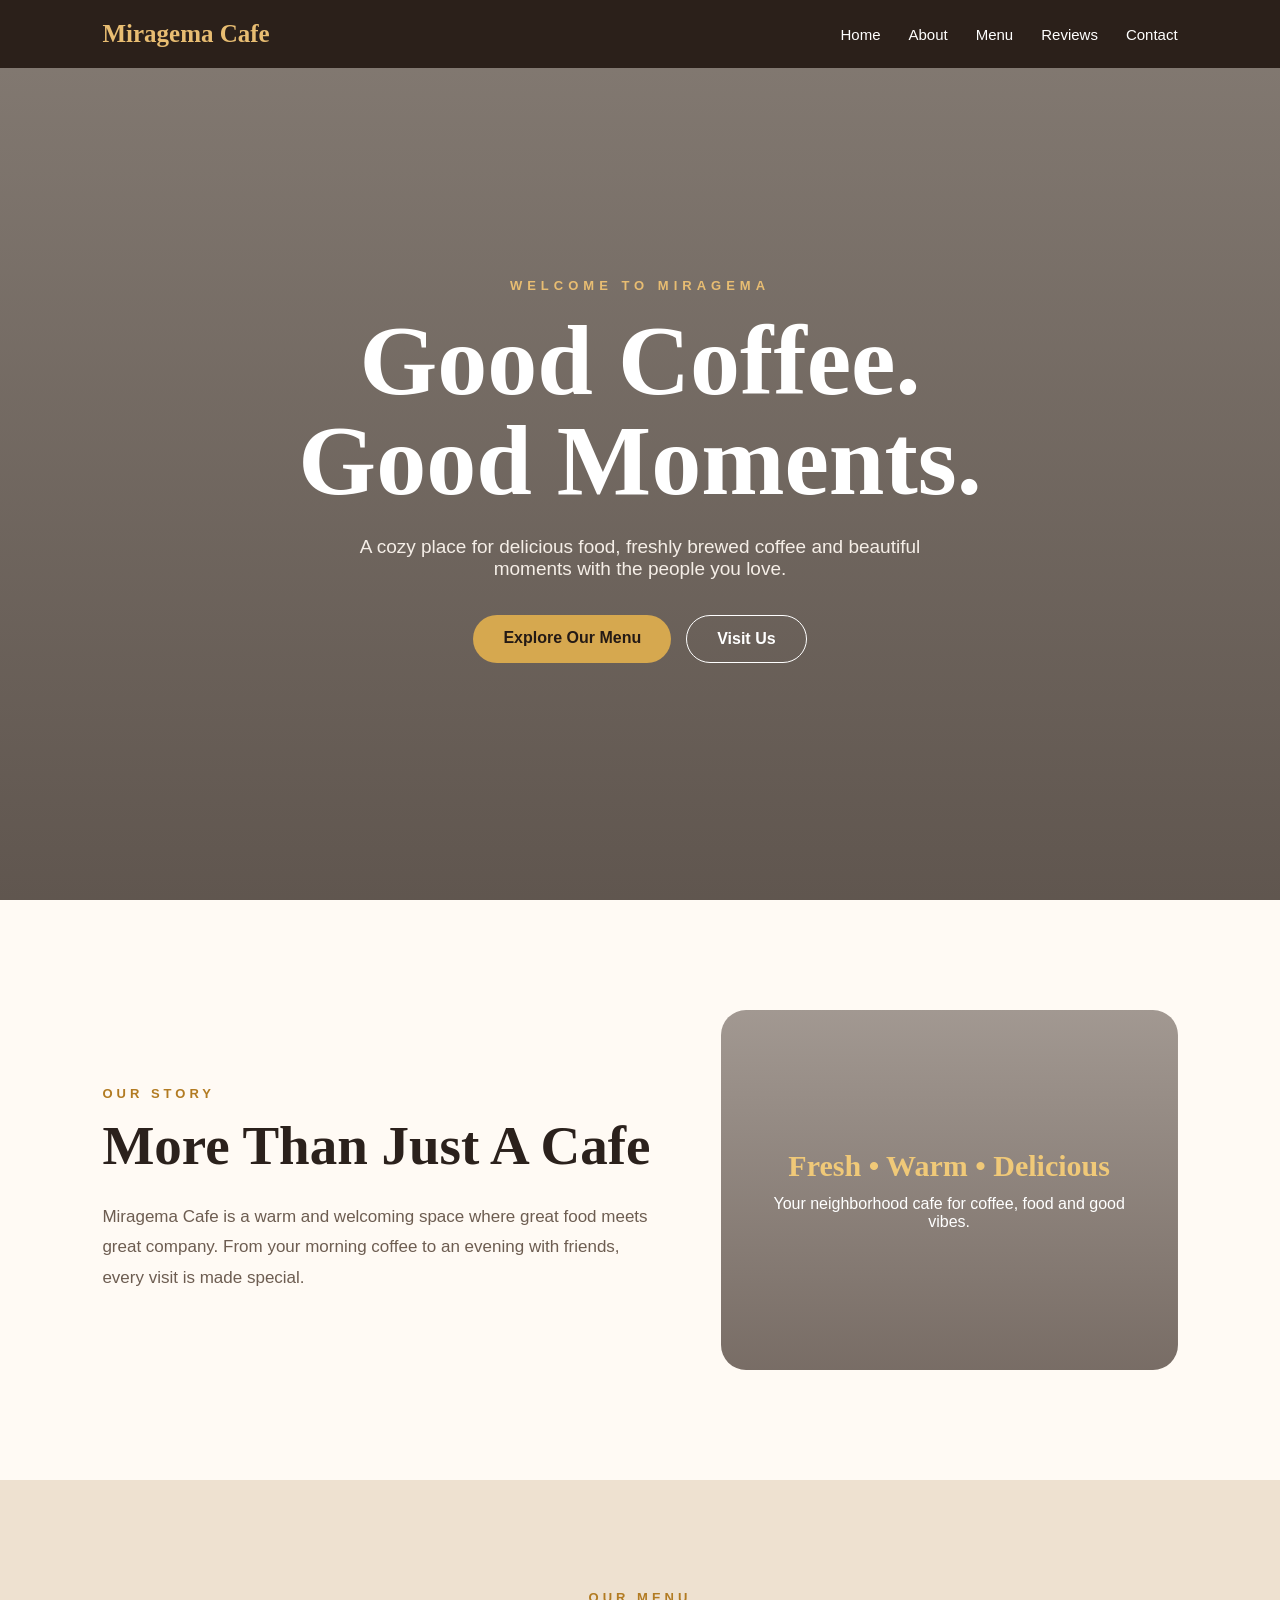
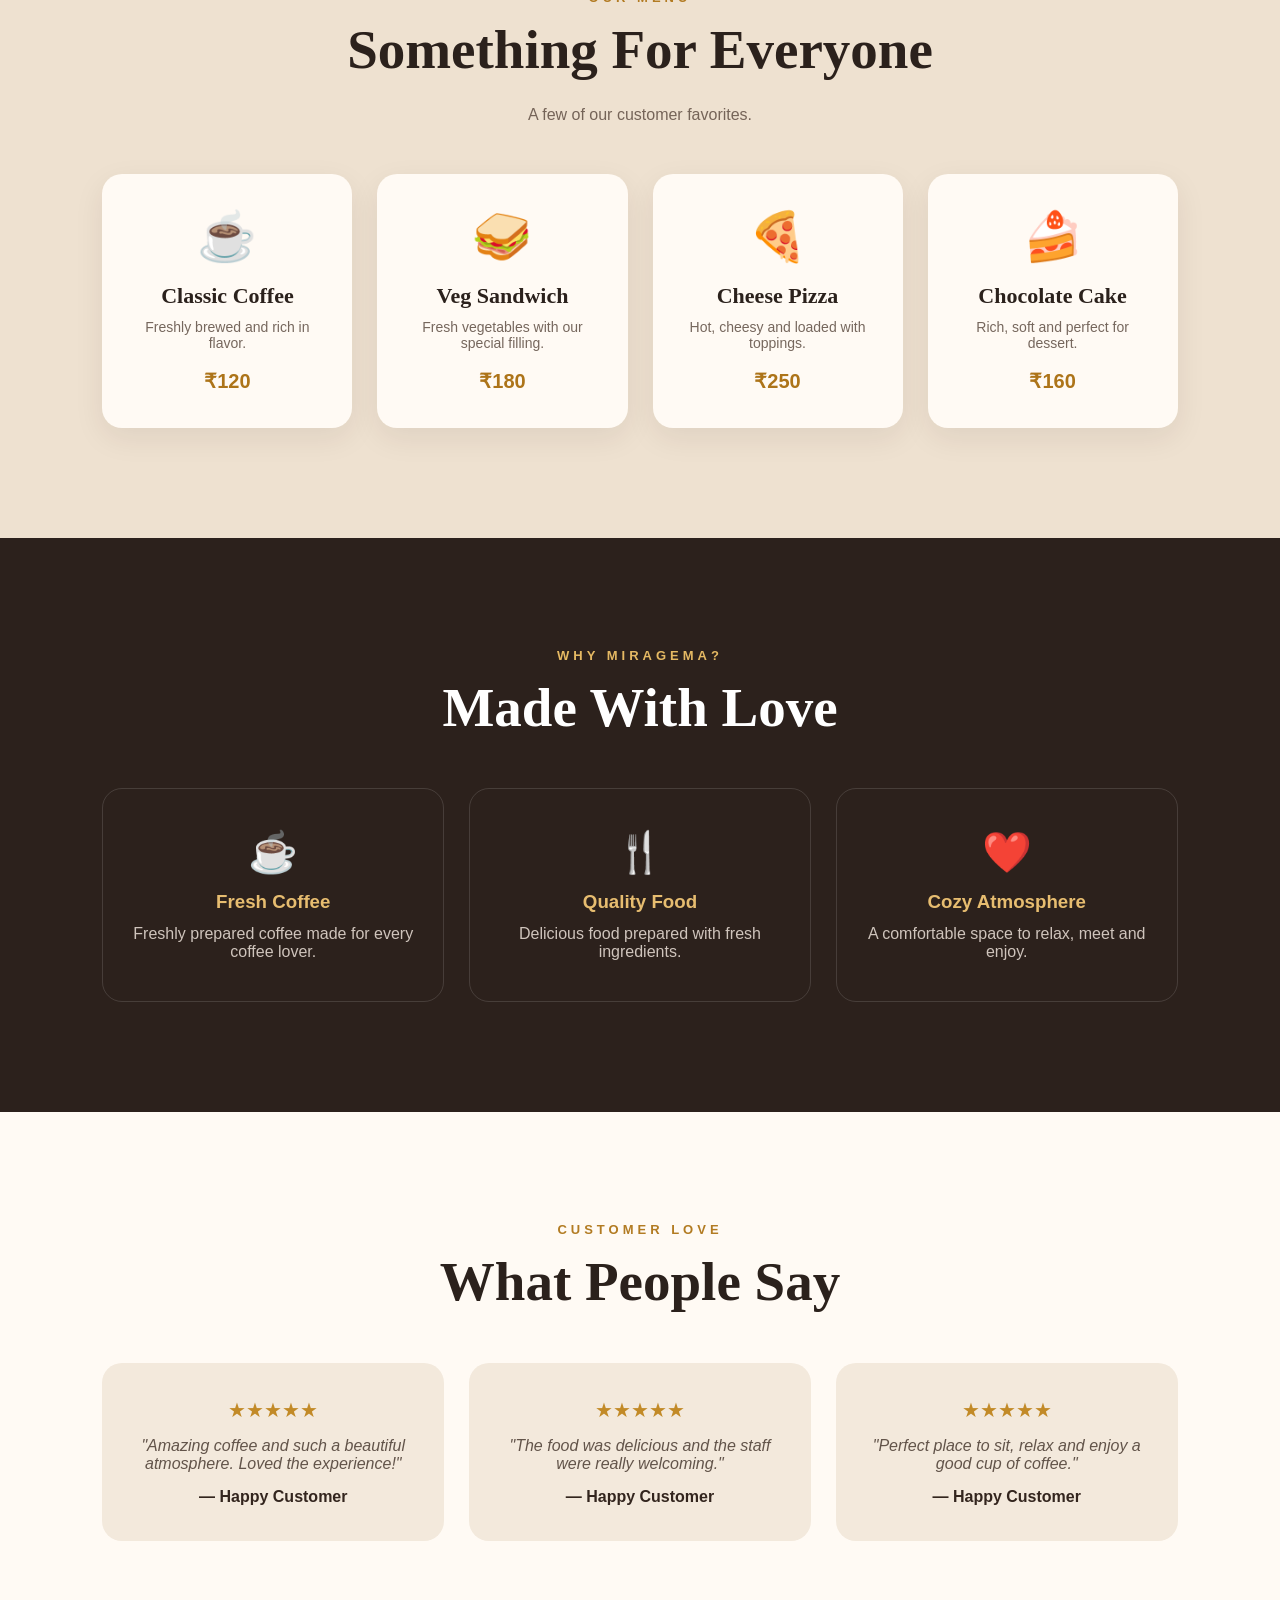
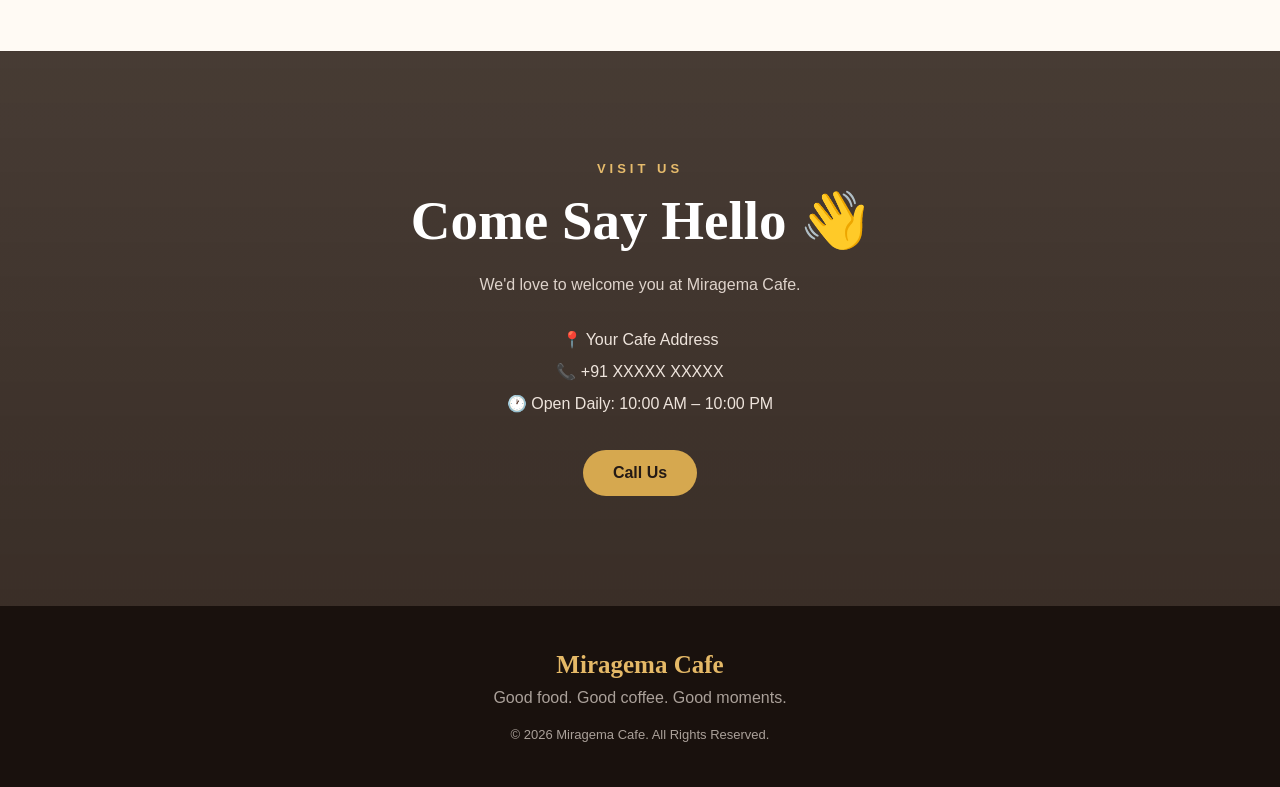
<file: index.html>
<!DOCTYPE html>
<html lang="en">
<head>
    <meta charset="UTF-8">
    <meta name="viewport" content="width=device-width, initial-scale=1.0">

    <title>Miragema Cafe</title>

    <style>
        * {
            margin: 0;
            padding: 0;
            box-sizing: border-box;
        }

        html {
            scroll-behavior: smooth;
        }

        body {
            font-family: Arial, Helvetica, sans-serif;
            background: #f6efe5;
            color: #2b211c;
        }

        /* NAVBAR */

        .navbar {
            position: fixed;
            top: 0;
            width: 100%;
            z-index: 1000;

            display: flex;
            justify-content: space-between;
            align-items: center;

            padding: 20px 8%;

            background: rgba(38, 27, 21, 0.94);
            backdrop-filter: blur(10px);
        }

        .logo {
            color: #e8bd72;
            font-family: Georgia, serif;
            font-size: 25px;
            font-weight: bold;
        }

        nav {
            display: flex;
            gap: 28px;
        }

        nav a {
            color: white;
            text-decoration: none;
            font-size: 15px;
        }

        nav a:hover {
            color: #e8bd72;
        }


        /* HERO */

        .hero {
            min-height: 100vh;

            display: flex;
            align-items: center;
            justify-content: center;

            text-align: center;
            padding: 120px 20px 80px;

            background:
                linear-gradient(
                    rgba(38, 27, 21, 0.55),
                    rgba(38, 27, 21, 0.72)
                ),
                url("https://images.unsplash.com/photo-1445116572660-236099ec97a0?auto=format&fit=crop&w=2000&q=85");

            background-size: cover;
            background-position: center;
        }

        .hero-content {
            max-width: 800px;
            color: white;
        }

        .welcome {
            color: #e8bd72;
            letter-spacing: 5px;
            font-size: 13px;
            font-weight: bold;
            margin-bottom: 18px;
        }

        .hero h1 {
            font-family: Georgia, serif;
            font-size: clamp(52px, 9vw, 100px);
            line-height: 1;
            margin-bottom: 25px;
        }

        .hero p {
            font-size: 19px;
            max-width: 600px;
            margin: auto;
            color: #f5eee7;
        }

        .buttons {
            margin-top: 35px;
            display: flex;
            justify-content: center;
            gap: 15px;
            flex-wrap: wrap;
        }

        .btn {
            display: inline-block;
            padding: 14px 30px;
            border-radius: 50px;
            text-decoration: none;
            font-weight: bold;
            background: #d6a84f;
            color: #241a15;
            transition: 0.3s;
        }

        .btn:hover {
            transform: translateY(-3px);
            background: #efca7c;
        }

        .btn-outline {
            background: transparent;
            border: 1px solid white;
            color: white;
        }


        /* ABOUT */

        .about {
            padding: 110px 8%;

            display: grid;
            grid-template-columns: 1.2fr 1fr;
            gap: 70px;
            align-items: center;

            background: #fffaf4;
        }

        .label {
            color: #b27b22;
            letter-spacing: 4px;
            font-size: 13px;
            font-weight: bold;
            margin-bottom: 15px;
        }

        .about h2,
        .menu h2,
        .why h2,
        .reviews h2,
        .contact h2 {
            font-family: Georgia, serif;
            font-size: clamp(38px, 5vw, 55px);
            line-height: 1.1;
            margin-bottom: 25px;
        }

        .about-text p {
            color: #6d5d51;
            font-size: 17px;
            line-height: 1.8;
        }

        .about-box {
            min-height: 360px;

            display: flex;
            flex-direction: column;
            justify-content: center;
            align-items: center;

            text-align: center;

            border-radius: 25px;

            background:
                linear-gradient(
                    rgba(48, 33, 25, 0.45),
                    rgba(48, 33, 25, 0.65)
                ),
                url("https://images.unsplash.com/photo-1517248135467-4c7edcad34c4?auto=format&fit=crop&w=1000&q=80");

            background-size: cover;
            background-position: center;

            color: white;
            padding: 40px;
        }

        .about-box h3 {
            font-family: Georgia, serif;
            font-size: 30px;
            color: #f0c978;
            margin-bottom: 12px;
        }


        /* MENU */

        .menu {
            padding: 110px 8%;
            text-align: center;
            background: #eee1d0;
        }

        .menu-intro {
            color: #756458;
            margin-bottom: 50px;
        }

        .menu-grid {
            display: grid;
            grid-template-columns: repeat(4, 1fr);
            gap: 25px;
        }

        .menu-card {
            background: #fffaf4;
            padding: 35px 25px;
            border-radius: 20px;

            box-shadow: 0 10px 30px rgba(50, 30, 20, 0.08);

            transition: 0.3s;
        }

        .menu-card:hover {
            transform: translateY(-8px);
        }

        .food-icon {
            font-size: 48px;
            margin-bottom: 18px;
        }

        .menu-card h3 {
            font-family: Georgia, serif;
            font-size: 22px;
            margin-bottom: 10px;
        }

        .menu-card p {
            color: #76675d;
            font-size: 14px;
            margin-bottom: 18px;
        }

        .price {
            color: #ad7419;
            font-size: 20px;
            font-weight: bold;
        }


        /* WHY US */

        .why {
            padding: 110px 8%;
            text-align: center;
            background: #2c211c;
            color: white;
        }

        .why .label {
            color: #e5b963;
        }

        .why-grid {
            margin-top: 50px;

            display: grid;
            grid-template-columns: repeat(3, 1fr);
            gap: 25px;
        }

        .why-card {
            padding: 40px 25px;

            border: 1px solid rgba(255,255,255,0.13);
            border-radius: 20px;
        }

        .why-card .icon {
            font-size: 40px;
            margin-bottom: 15px;
        }

        .why-card h3 {
            color: #e7bd70;
            margin-bottom: 12px;
        }

        .why-card p {
            color: #cfc4bc;
        }


        /* REVIEWS */

        .reviews {
            padding: 110px 8%;
            text-align: center;
            background: #fffaf4;
        }

        .review-grid {
            margin-top: 50px;

            display: grid;
            grid-template-columns: repeat(3, 1fr);
            gap: 25px;
        }

        .review {
            padding: 35px;
            border-radius: 20px;
            background: #f3e9dc;
        }

        .stars {
            color: #c28a27;
            font-size: 20px;
            margin-bottom: 15px;
        }

        .review p {
            color: #62544a;
            font-style: italic;
            margin-bottom: 15px;
        }

        .review strong {
            color: #33251e;
        }


        /* CONTACT */

        .contact {
            padding: 110px 20px;
            text-align: center;

            background:
                linear-gradient(
                    rgba(42, 30, 23, 0.86),
                    rgba(42, 30, 23, 0.92)
                ),
                url("https://images.unsplash.com/photo-1515003197210-e0cd71810b5f?auto=format&fit=crop&w=1800&q=80");

            background-size: cover;
            background-position: center;

            color: white;
        }

        .contact .label {
            color: #e7bc6c;
        }

        .contact h2 {
            color: white;
        }

        .contact > p {
            color: #ded3cb;
        }

        .contact-info {
            margin: 30px 0;
            line-height: 2;
            color: #eee4dc;
        }


        /* FOOTER */

        footer {
            padding: 45px 20px;
            text-align: center;
            background: #19110d;
            color: white;
        }

        footer h3 {
            font-family: Georgia, serif;
            color: #e5b967;
            font-size: 25px;
            margin-bottom: 10px;
        }

        footer p {
            color: #aaa099;
        }

        .copyright {
            margin-top: 20px;
            font-size: 13px;
        }


        /* MOBILE */

        @media (max-width: 900px) {

            .about {
                grid-template-columns: 1fr;
            }

            .menu-grid {
                grid-template-columns: repeat(2, 1fr);
            }

            .why-grid,
            .review-grid {
                grid-template-columns: 1fr;
            }
        }

        @media (max-width: 600px) {

            .navbar {
                padding: 17px 5%;
            }

            .logo {
                font-size: 19px;
            }

            nav {
                gap: 12px;
            }

            nav a {
                font-size: 12px;
            }

            .hero h1 {
                font-size: 50px;
            }

            .hero p {
                font-size: 16px;
            }

            .menu-grid {
                grid-template-columns: 1fr;
            }

            .about,
            .menu,
            .why,
            .reviews {
                padding: 80px 6%;
            }
        }
    </style>
</head>

<body>

    <!-- NAVBAR -->

    <header class="navbar">
        <div class="logo">Miragema Cafe</div>

        <nav>
            <a href="#home">Home</a>
            <a href="#about">About</a>
            <a href="#menu">Menu</a>
            <a href="#reviews">Reviews</a>
            <a href="#contact">Contact</a>
        </nav>
    </header>


    <!-- HERO -->

    <section class="hero" id="home">

        <div class="hero-content">

            <div class="welcome">WELCOME TO MIRAGEMA</div>

            <h1>Good Coffee.<br>Good Moments.</h1>

            <p>
                A cozy place for delicious food, freshly brewed coffee
                and beautiful moments with the people you love.
            </p>

            <div class="buttons">
                <a href="#menu" class="btn">Explore Our Menu</a>
                <a href="#contact" class="btn btn-outline">Visit Us</a>
            </div>

        </div>

    </section>


    <!-- ABOUT -->

    <section class="about" id="about">

        <div class="about-text">

            <div class="label">OUR STORY</div>

            <h2>More Than Just A Cafe</h2>

            <p>
                Miragema Cafe is a warm and welcoming space where
                great food meets great company. From your morning
                coffee to an evening with friends, every visit is
                made special.
            </p>

        </div>

        <div class="about-box">

            <h3>Fresh • Warm • Delicious</h3>

            <p>
                Your neighborhood cafe for coffee,
                food and good vibes.
            </p>

        </div>

    </section>


    <!-- MENU -->

    <section class="menu" id="menu">

        <div class="label">OUR MENU</div>

        <h2>Something For Everyone</h2>

        <p class="menu-intro">
            A few of our customer favorites.
        </p>

        <div class="menu-grid">

            <div class="menu-card">
                <div class="food-icon">☕</div>
                <h3>Classic Coffee</h3>
                <p>Freshly brewed and rich in flavor.</p>
                <div class="price">₹120</div>
            </div>

            <div class="menu-card">
                <div class="food-icon">🥪</div>
                <h3>Veg Sandwich</h3>
                <p>Fresh vegetables with our special filling.</p>
                <div class="price">₹180</div>
            </div>

            <div class="menu-card">
                <div class="food-icon">🍕</div>
                <h3>Cheese Pizza</h3>
                <p>Hot, cheesy and loaded with toppings.</p>
                <div class="price">₹250</div>
            </div>

            <div class="menu-card">
                <div class="food-icon">🍰</div>
                <h3>Chocolate Cake</h3>
                <p>Rich, soft and perfect for dessert.</p>
                <div class="price">₹160</div>
            </div>

        </div>

    </section>


    <!-- WHY US -->

    <section class="why">

        <div class="label">WHY MIRAGEMA?</div>

        <h2>Made With Love</h2>

        <div class="why-grid">

            <div class="why-card">
                <div class="icon">☕</div>
                <h3>Fresh Coffee</h3>
                <p>
                    Freshly prepared coffee made for
                    every coffee lover.
                </p>
            </div>

            <div class="why-card">
                <div class="icon">🍴</div>
                <h3>Quality Food</h3>
                <p>
                    Delicious food prepared with
                    fresh ingredients.
                </p>
            </div>

            <div class="why-card">
                <div class="icon">❤️</div>
                <h3>Cozy Atmosphere</h3>
                <p>
                    A comfortable space to relax,
                    meet and enjoy.
                </p>
            </div>

        </div>

    </section>


    <!-- REVIEWS -->

    <section class="reviews" id="reviews">

        <div class="label">CUSTOMER LOVE</div>

        <h2>What People Say</h2>

        <div class="review-grid">

            <div class="review">
                <div class="stars">★★★★★</div>

                <p>
                    "Amazing coffee and such a beautiful
                    atmosphere. Loved the experience!"
                </p>

                <strong>— Happy Customer</strong>
            </div>

            <div class="review">
                <div class="stars">★★★★★</div>

                <p>
                    "The food was delicious and the staff
                    were really welcoming."
                </p>

                <strong>— Happy Customer</strong>
            </div>

            <div class="review">
                <div class="stars">★★★★★</div>

                <p>
                    "Perfect place to sit, relax and
                    enjoy a good cup of coffee."
                </p>

                <strong>— Happy Customer</strong>
            </div>

        </div>

    </section>


    <!-- CONTACT -->

    <section class="contact" id="contact">

        <div class="label">VISIT US</div>

        <h2>Come Say Hello 👋</h2>

        <p>
            We'd love to welcome you at Miragema Cafe.
        </p>

        <div class="contact-info">
            📍 Your Cafe Address<br>
            📞 +91 XXXXX XXXXX<br>
            🕐 Open Daily: 10:00 AM – 10:00 PM
        </div>

        <a href="tel:+91XXXXXXXXXX" class="btn">
            Call Us
        </a>

    </section>


    <!-- FOOTER -->

    <footer>

        <h3>Miragema Cafe</h3>

        <p>
            Good food. Good coffee. Good moments.
        </p>

        <p class="copyright">
            © 2026 Miragema Cafe. All Rights Reserved.
        </p>

    </footer>

</body>
</html>
</file>
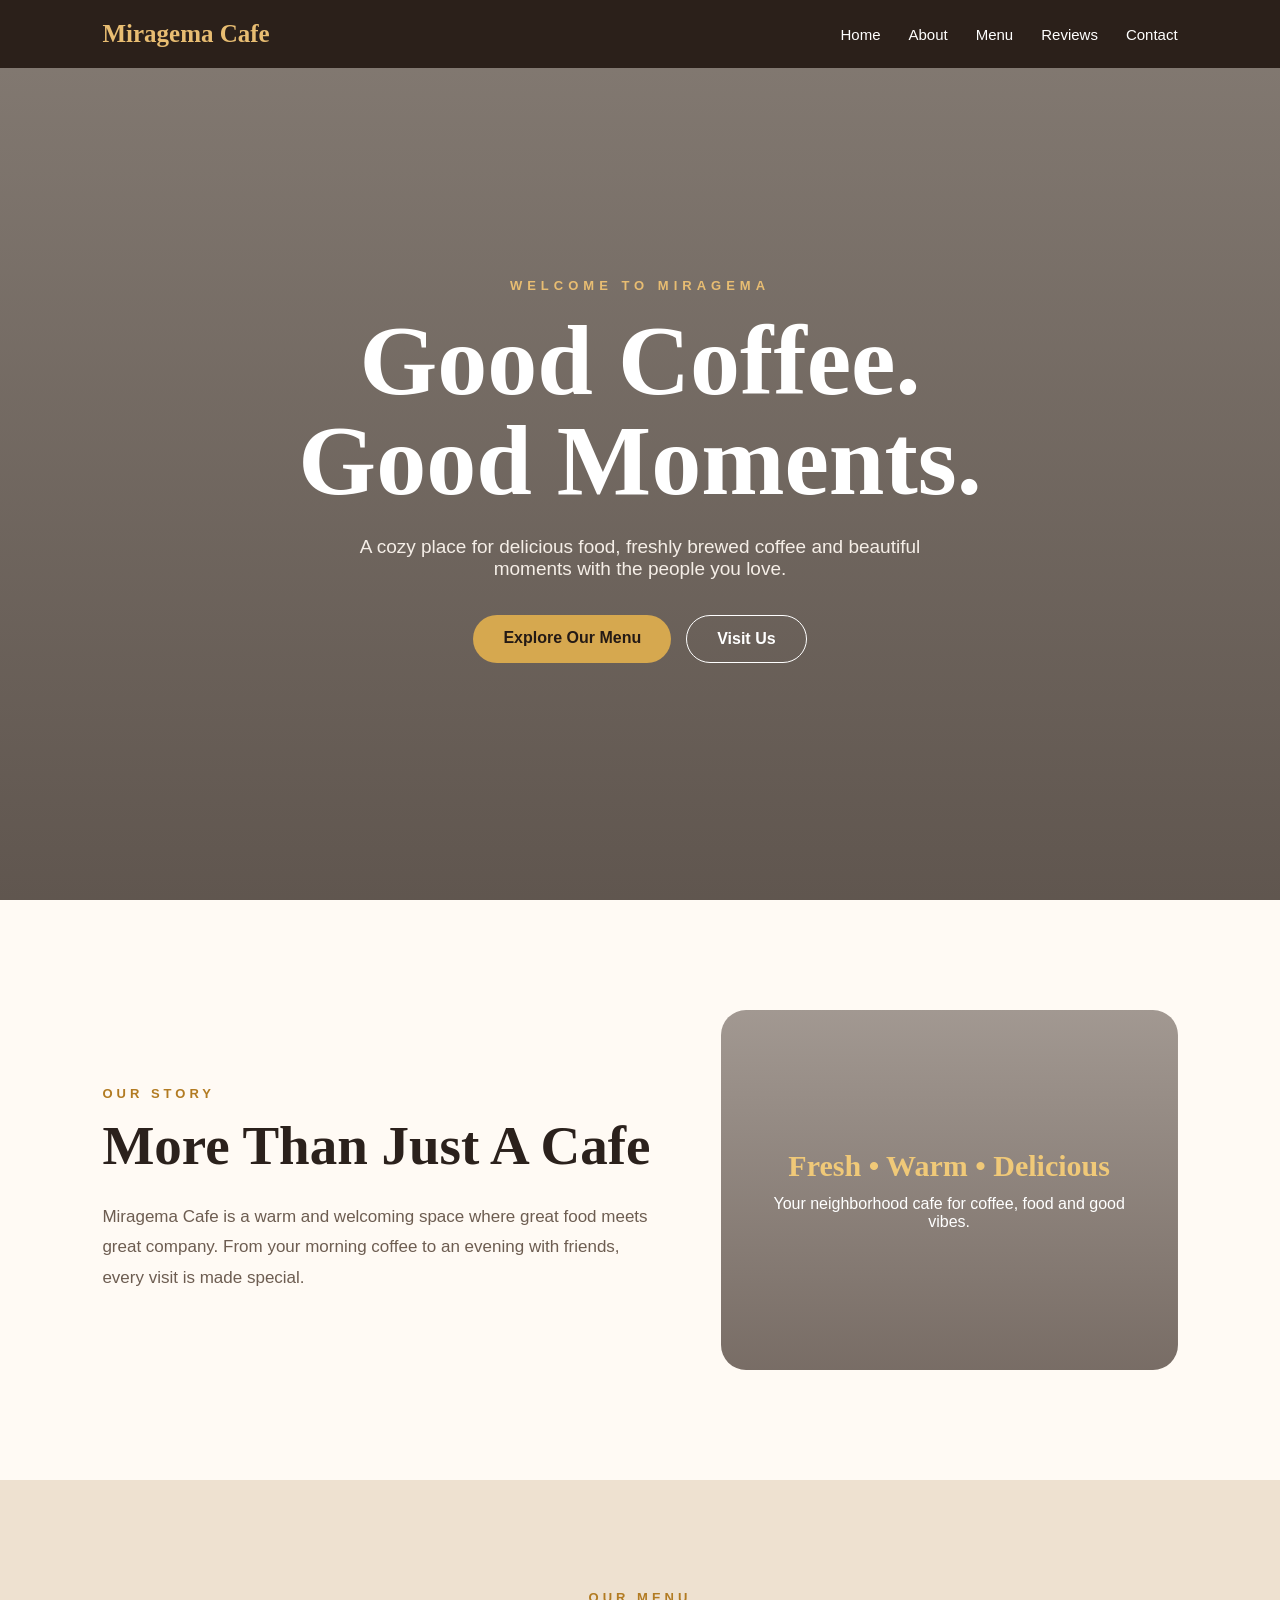
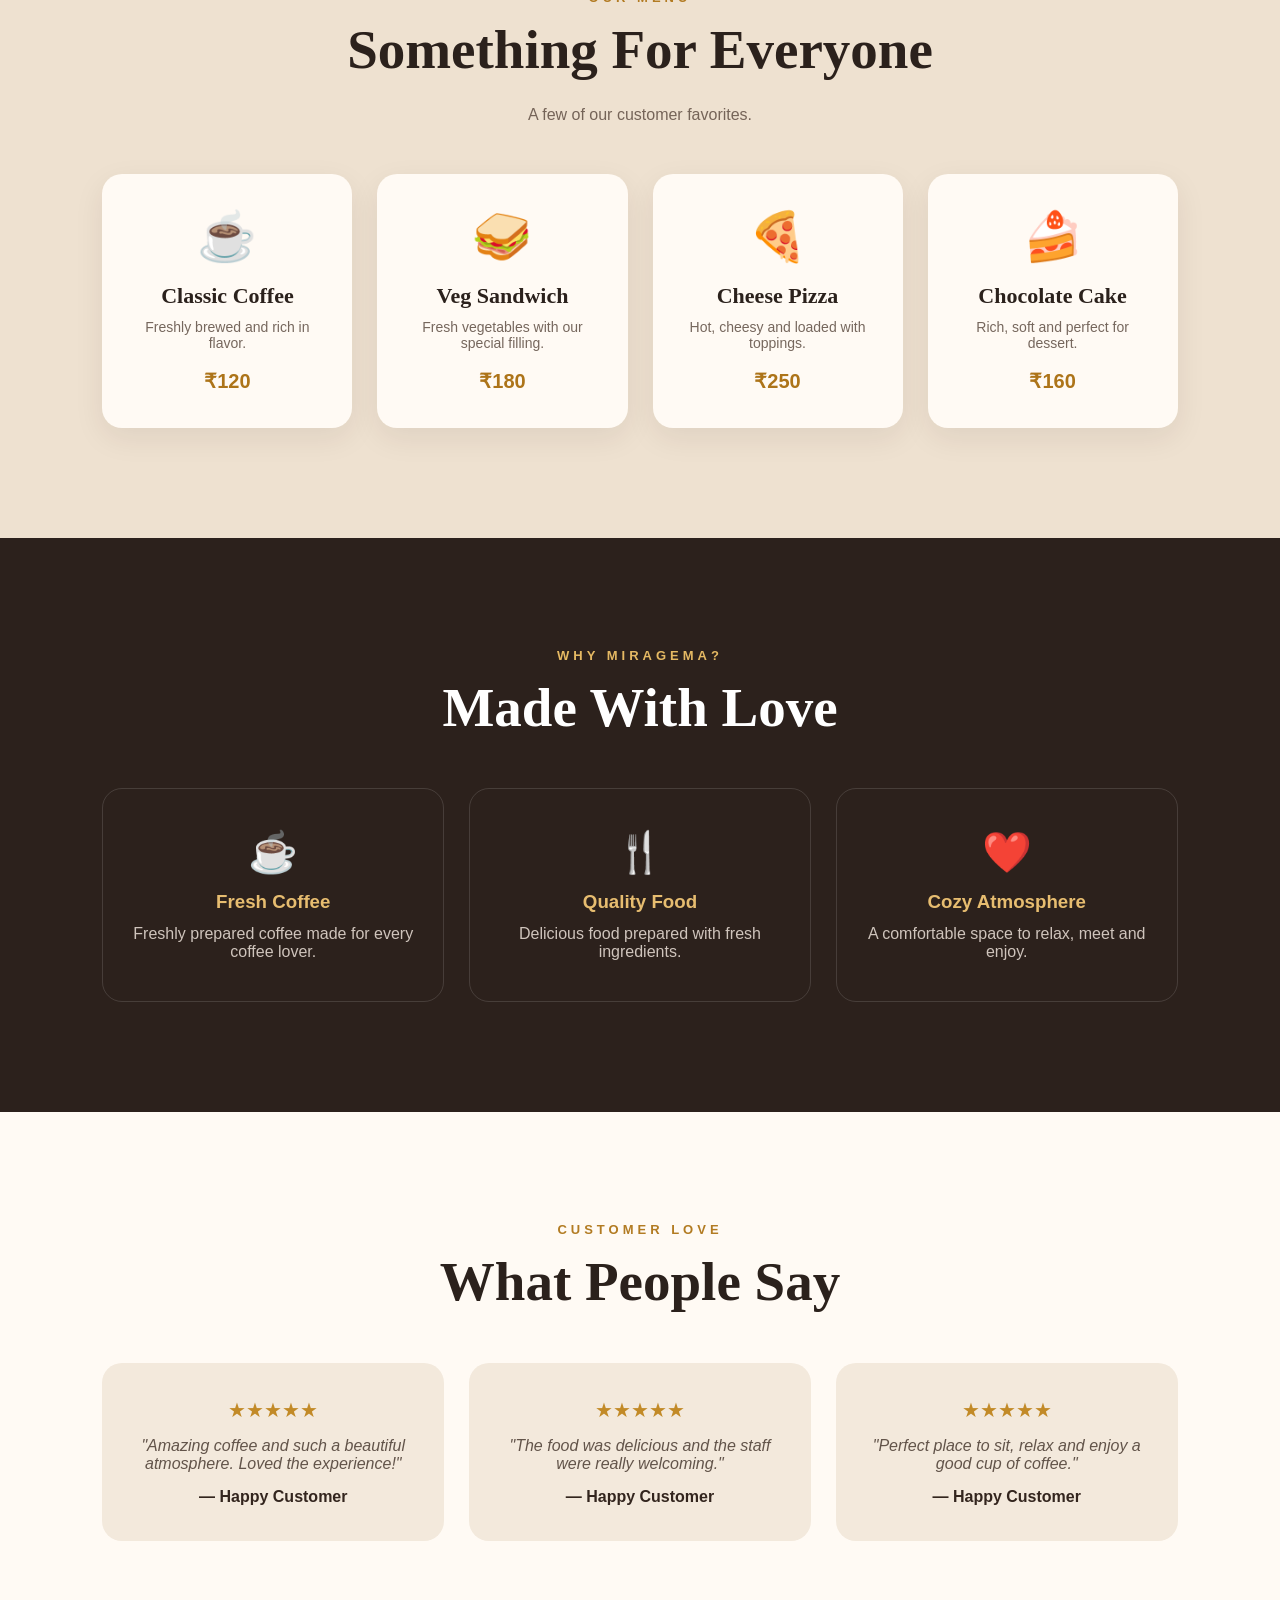
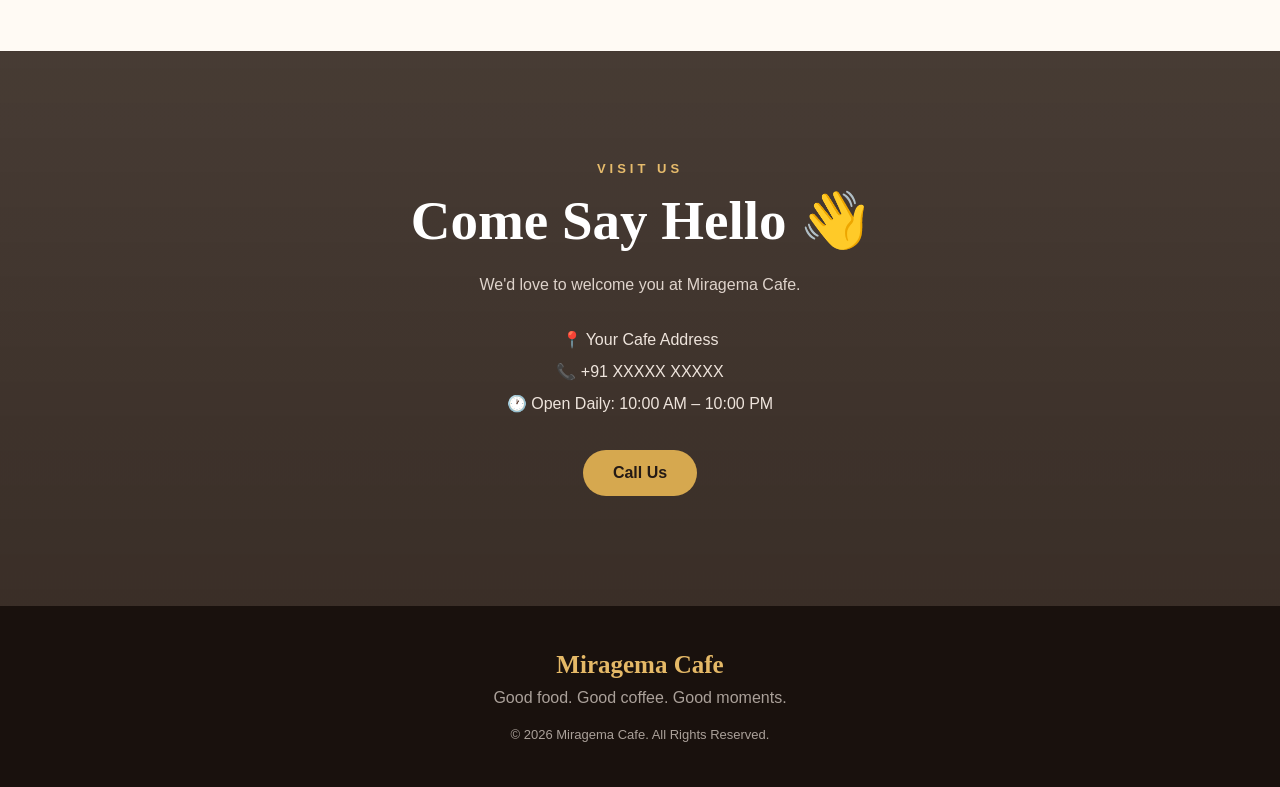
<file: index .html>
<!DOCTYPE html>
<html lang="en">
<head>
    <meta charset="UTF-8">
    <meta name="viewport" content="width=device-width, initial-scale=1.0">

    <title>Miragema Cafe</title>

    <style>
        * {
            margin: 0;
            padding: 0;
            box-sizing: border-box;
        }

        html {
            scroll-behavior: smooth;
        }

        body {
            font-family: Arial, Helvetica, sans-serif;
            background: #f6efe5;
            color: #2b211c;
        }

        /* NAVBAR */

        .navbar {
            position: fixed;
            top: 0;
            width: 100%;
            z-index: 1000;

            display: flex;
            justify-content: space-between;
            align-items: center;

            padding: 20px 8%;

            background: rgba(38, 27, 21, 0.94);
            backdrop-filter: blur(10px);
        }

        .logo {
            color: #e8bd72;
            font-family: Georgia, serif;
            font-size: 25px;
            font-weight: bold;
        }

        nav {
            display: flex;
            gap: 28px;
        }

        nav a {
            color: white;
            text-decoration: none;
            font-size: 15px;
        }

        nav a:hover {
            color: #e8bd72;
        }


        /* HERO */

        .hero {
            min-height: 100vh;

            display: flex;
            align-items: center;
            justify-content: center;

            text-align: center;
            padding: 120px 20px 80px;

            background:
                linear-gradient(
                    rgba(38, 27, 21, 0.55),
                    rgba(38, 27, 21, 0.72)
                ),
                url("https://images.unsplash.com/photo-1445116572660-236099ec97a0?auto=format&fit=crop&w=2000&q=85");

            background-size: cover;
            background-position: center;
        }

        .hero-content {
            max-width: 800px;
            color: white;
        }

        .welcome {
            color: #e8bd72;
            letter-spacing: 5px;
            font-size: 13px;
            font-weight: bold;
            margin-bottom: 18px;
        }

        .hero h1 {
            font-family: Georgia, serif;
            font-size: clamp(52px, 9vw, 100px);
            line-height: 1;
            margin-bottom: 25px;
        }

        .hero p {
            font-size: 19px;
            max-width: 600px;
            margin: auto;
            color: #f5eee7;
        }

        .buttons {
            margin-top: 35px;
            display: flex;
            justify-content: center;
            gap: 15px;
            flex-wrap: wrap;
        }

        .btn {
            display: inline-block;
            padding: 14px 30px;
            border-radius: 50px;
            text-decoration: none;
            font-weight: bold;
            background: #d6a84f;
            color: #241a15;
            transition: 0.3s;
        }

        .btn:hover {
            transform: translateY(-3px);
            background: #efca7c;
        }

        .btn-outline {
            background: transparent;
            border: 1px solid white;
            color: white;
        }


        /* ABOUT */

        .about {
            padding: 110px 8%;

            display: grid;
            grid-template-columns: 1.2fr 1fr;
            gap: 70px;
            align-items: center;

            background: #fffaf4;
        }

        .label {
            color: #b27b22;
            letter-spacing: 4px;
            font-size: 13px;
            font-weight: bold;
            margin-bottom: 15px;
        }

        .about h2,
        .menu h2,
        .why h2,
        .reviews h2,
        .contact h2 {
            font-family: Georgia, serif;
            font-size: clamp(38px, 5vw, 55px);
            line-height: 1.1;
            margin-bottom: 25px;
        }

        .about-text p {
            color: #6d5d51;
            font-size: 17px;
            line-height: 1.8;
        }

        .about-box {
            min-height: 360px;

            display: flex;
            flex-direction: column;
            justify-content: center;
            align-items: center;

            text-align: center;

            border-radius: 25px;

            background:
                linear-gradient(
                    rgba(48, 33, 25, 0.45),
                    rgba(48, 33, 25, 0.65)
                ),
                url("https://images.unsplash.com/photo-1517248135467-4c7edcad34c4?auto=format&fit=crop&w=1000&q=80");

            background-size: cover;
            background-position: center;

            color: white;
            padding: 40px;
        }

        .about-box h3 {
            font-family: Georgia, serif;
            font-size: 30px;
            color: #f0c978;
            margin-bottom: 12px;
        }


        /* MENU */

        .menu {
            padding: 110px 8%;
            text-align: center;
            background: #eee1d0;
        }

        .menu-intro {
            color: #756458;
            margin-bottom: 50px;
        }

        .menu-grid {
            display: grid;
            grid-template-columns: repeat(4, 1fr);
            gap: 25px;
        }

        .menu-card {
            background: #fffaf4;
            padding: 35px 25px;
            border-radius: 20px;

            box-shadow: 0 10px 30px rgba(50, 30, 20, 0.08);

            transition: 0.3s;
        }

        .menu-card:hover {
            transform: translateY(-8px);
        }

        .food-icon {
            font-size: 48px;
            margin-bottom: 18px;
        }

        .menu-card h3 {
            font-family: Georgia, serif;
            font-size: 22px;
            margin-bottom: 10px;
        }

        .menu-card p {
            color: #76675d;
            font-size: 14px;
            margin-bottom: 18px;
        }

        .price {
            color: #ad7419;
            font-size: 20px;
            font-weight: bold;
        }


        /* WHY US */

        .why {
            padding: 110px 8%;
            text-align: center;
            background: #2c211c;
            color: white;
        }

        .why .label {
            color: #e5b963;
        }

        .why-grid {
            margin-top: 50px;

            display: grid;
            grid-template-columns: repeat(3, 1fr);
            gap: 25px;
        }

        .why-card {
            padding: 40px 25px;

            border: 1px solid rgba(255,255,255,0.13);
            border-radius: 20px;
        }

        .why-card .icon {
            font-size: 40px;
            margin-bottom: 15px;
        }

        .why-card h3 {
            color: #e7bd70;
            margin-bottom: 12px;
        }

        .why-card p {
            color: #cfc4bc;
        }


        /* REVIEWS */

        .reviews {
            padding: 110px 8%;
            text-align: center;
            background: #fffaf4;
        }

        .review-grid {
            margin-top: 50px;

            display: grid;
            grid-template-columns: repeat(3, 1fr);
            gap: 25px;
        }

        .review {
            padding: 35px;
            border-radius: 20px;
            background: #f3e9dc;
        }

        .stars {
            color: #c28a27;
            font-size: 20px;
            margin-bottom: 15px;
        }

        .review p {
            color: #62544a;
            font-style: italic;
            margin-bottom: 15px;
        }

        .review strong {
            color: #33251e;
        }


        /* CONTACT */

        .contact {
            padding: 110px 20px;
            text-align: center;

            background:
                linear-gradient(
                    rgba(42, 30, 23, 0.86),
                    rgba(42, 30, 23, 0.92)
                ),
                url("https://images.unsplash.com/photo-1515003197210-e0cd71810b5f?auto=format&fit=crop&w=1800&q=80");

            background-size: cover;
            background-position: center;

            color: white;
        }

        .contact .label {
            color: #e7bc6c;
        }

        .contact h2 {
            color: white;
        }

        .contact > p {
            color: #ded3cb;
        }

        .contact-info {
            margin: 30px 0;
            line-height: 2;
            color: #eee4dc;
        }


        /* FOOTER */

        footer {
            padding: 45px 20px;
            text-align: center;
            background: #19110d;
            color: white;
        }

        footer h3 {
            font-family: Georgia, serif;
            color: #e5b967;
            font-size: 25px;
            margin-bottom: 10px;
        }

        footer p {
            color: #aaa099;
        }

        .copyright {
            margin-top: 20px;
            font-size: 13px;
        }


        /* MOBILE */

        @media (max-width: 900px) {

            .about {
                grid-template-columns: 1fr;
            }

            .menu-grid {
                grid-template-columns: repeat(2, 1fr);
            }

            .why-grid,
            .review-grid {
                grid-template-columns: 1fr;
            }
        }

        @media (max-width: 600px) {

            .navbar {
                padding: 17px 5%;
            }

            .logo {
                font-size: 19px;
            }

            nav {
                gap: 12px;
            }

            nav a {
                font-size: 12px;
            }

            .hero h1 {
                font-size: 50px;
            }

            .hero p {
                font-size: 16px;
            }

            .menu-grid {
                grid-template-columns: 1fr;
            }

            .about,
            .menu,
            .why,
            .reviews {
                padding: 80px 6%;
            }
        }
    </style>
</head>

<body>

    <!-- NAVBAR -->

    <header class="navbar">
        <div class="logo">Miragema Cafe</div>

        <nav>
            <a href="#home">Home</a>
            <a href="#about">About</a>
            <a href="#menu">Menu</a>
            <a href="#reviews">Reviews</a>
            <a href="#contact">Contact</a>
        </nav>
    </header>


    <!-- HERO -->

    <section class="hero" id="home">

        <div class="hero-content">

            <div class="welcome">WELCOME TO MIRAGEMA</div>

            <h1>Good Coffee.<br>Good Moments.</h1>

            <p>
                A cozy place for delicious food, freshly brewed coffee
                and beautiful moments with the people you love.
            </p>

            <div class="buttons">
                <a href="#menu" class="btn">Explore Our Menu</a>
                <a href="#contact" class="btn btn-outline">Visit Us</a>
            </div>

        </div>

    </section>


    <!-- ABOUT -->

    <section class="about" id="about">

        <div class="about-text">

            <div class="label">OUR STORY</div>

            <h2>More Than Just A Cafe</h2>

            <p>
                Miragema Cafe is a warm and welcoming space where
                great food meets great company. From your morning
                coffee to an evening with friends, every visit is
                made special.
            </p>

        </div>

        <div class="about-box">

            <h3>Fresh • Warm • Delicious</h3>

            <p>
                Your neighborhood cafe for coffee,
                food and good vibes.
            </p>

        </div>

    </section>


    <!-- MENU -->

    <section class="menu" id="menu">

        <div class="label">OUR MENU</div>

        <h2>Something For Everyone</h2>

        <p class="menu-intro">
            A few of our customer favorites.
        </p>

        <div class="menu-grid">

            <div class="menu-card">
                <div class="food-icon">☕</div>
                <h3>Classic Coffee</h3>
                <p>Freshly brewed and rich in flavor.</p>
                <div class="price">₹120</div>
            </div>

            <div class="menu-card">
                <div class="food-icon">🥪</div>
                <h3>Veg Sandwich</h3>
                <p>Fresh vegetables with our special filling.</p>
                <div class="price">₹180</div>
            </div>

            <div class="menu-card">
                <div class="food-icon">🍕</div>
                <h3>Cheese Pizza</h3>
                <p>Hot, cheesy and loaded with toppings.</p>
                <div class="price">₹250</div>
            </div>

            <div class="menu-card">
                <div class="food-icon">🍰</div>
                <h3>Chocolate Cake</h3>
                <p>Rich, soft and perfect for dessert.</p>
                <div class="price">₹160</div>
            </div>

        </div>

    </section>


    <!-- WHY US -->

    <section class="why">

        <div class="label">WHY MIRAGEMA?</div>

        <h2>Made With Love</h2>

        <div class="why-grid">

            <div class="why-card">
                <div class="icon">☕</div>
                <h3>Fresh Coffee</h3>
                <p>
                    Freshly prepared coffee made for
                    every coffee lover.
                </p>
            </div>

            <div class="why-card">
                <div class="icon">🍴</div>
                <h3>Quality Food</h3>
                <p>
                    Delicious food prepared with
                    fresh ingredients.
                </p>
            </div>

            <div class="why-card">
                <div class="icon">❤️</div>
                <h3>Cozy Atmosphere</h3>
                <p>
                    A comfortable space to relax,
                    meet and enjoy.
                </p>
            </div>

        </div>

    </section>


    <!-- REVIEWS -->

    <section class="reviews" id="reviews">

        <div class="label">CUSTOMER LOVE</div>

        <h2>What People Say</h2>

        <div class="review-grid">

            <div class="review">
                <div class="stars">★★★★★</div>

                <p>
                    "Amazing coffee and such a beautiful
                    atmosphere. Loved the experience!"
                </p>

                <strong>— Happy Customer</strong>
            </div>

            <div class="review">
                <div class="stars">★★★★★</div>

                <p>
                    "The food was delicious and the staff
                    were really welcoming."
                </p>

                <strong>— Happy Customer</strong>
            </div>

            <div class="review">
                <div class="stars">★★★★★</div>

                <p>
                    "Perfect place to sit, relax and
                    enjoy a good cup of coffee."
                </p>

                <strong>— Happy Customer</strong>
            </div>

        </div>

    </section>


    <!-- CONTACT -->

    <section class="contact" id="contact">

        <div class="label">VISIT US</div>

        <h2>Come Say Hello 👋</h2>

        <p>
            We'd love to welcome you at Miragema Cafe.
        </p>

        <div class="contact-info">
            📍 Your Cafe Address<br>
            📞 +91 XXXXX XXXXX<br>
            🕐 Open Daily: 10:00 AM – 10:00 PM
        </div>

        <a href="tel:+91XXXXXXXXXX" class="btn">
            Call Us
        </a>

    </section>


    <!-- FOOTER -->

    <footer>

        <h3>Miragema Cafe</h3>

        <p>
            Good food. Good coffee. Good moments.
        </p>

        <p class="copyright">
            © 2026 Miragema Cafe. All Rights Reserved.
        </p>

    </footer>

</body>
</html>
</file>
